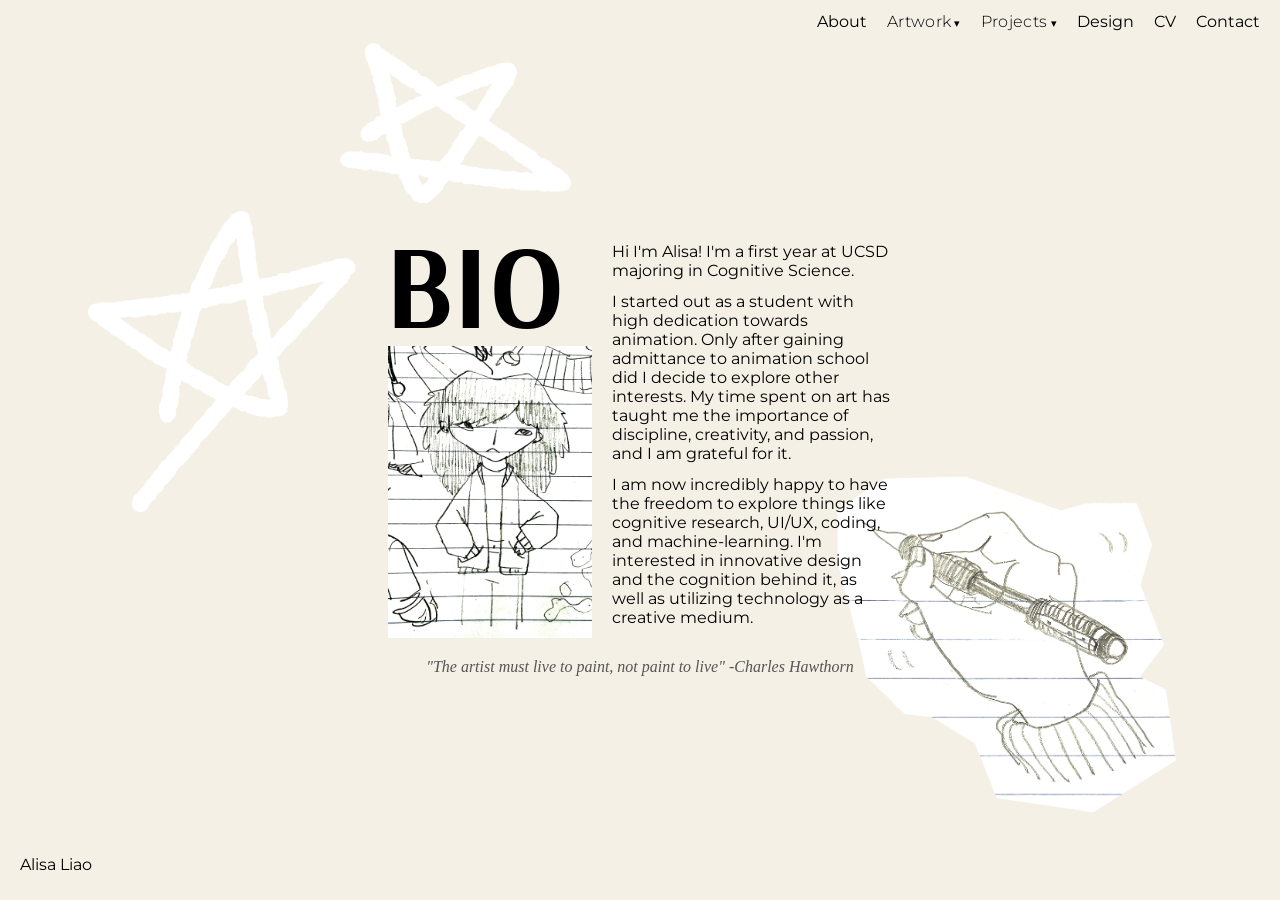
<file: index.html>
<!DOCTYPE html>
<html lang="en">
<head>
  <meta charset="UTF-8">
  <title>Alisa Liao Personal Website | About</title>
  <link rel="stylesheet" href="Personal-website-style.css">
</head>
<body id="about-body">
<nav>
  <a href="index.html">About</a>
  <div class="dropdown">
    <span class="dropdown-toggle">Artwork</span>
    <div class="dropdown-menu">
      <a href="Life-Drawing.html">Life Drawing</a>
      <a href="Misc.html">Misc</a>
    </div>
  </div>
  <div class="dropdown">
    <span class="dropdown-toggle">Projects</span>
    <div class="dropdown-menu">
      <a href="Loststop.html">The Lost Stop</a>
      <a href="Myangel.html">My Angel</a>
    </div>
  </div>
  <a href="Design.html">Design</a>
  <a href="CV.html">CV</a>
  <a href="Contact.html">Contact</a>
</nav>
<figure id="about-figure">
  <div class="main-row">
  <div class="image-heading-col">
    <h1 id="bio">BIO</h1>
    <img id="self-portrait" src="IMG_4927.jpeg" alt="self-portrait">
  </div>
  <div class="content-col">
    <p class="bio-paragraph">Hi I'm Alisa! I'm a first year at UCSD majoring in Cognitive Science.</p>
    <p class="bio-paragraph">I started out as a student with high dedication towards animation.
      Only after gaining admittance to animation school did I decide to explore other
      interests. My time spent on art has taught me the importance of discipline, creativity,
      and passion, and I am grateful for it.</p>
      <p class="bio-paragraph">I am now incredibly happy to have the freedom to explore
      things like cognitive research, UI/UX, coding, and machine-learning. I'm interested in
        innovative design and the cognition behind it, as well as utilizing technology
        as a creative medium.</p>
    </div>
  </div>
  <figcaption id="about-figcaption">"The artist must live to paint, not paint to live" -Charles Hawthorn</figcaption>
</figure>
    <img class="hand-photo-2" src="hands-2.png" alt="hands">
    <img class="stars" src="star.png" alt="stars">

</body>

<footer>
  <p>Alisa Liao</p>
</footer>

</html>
</file>
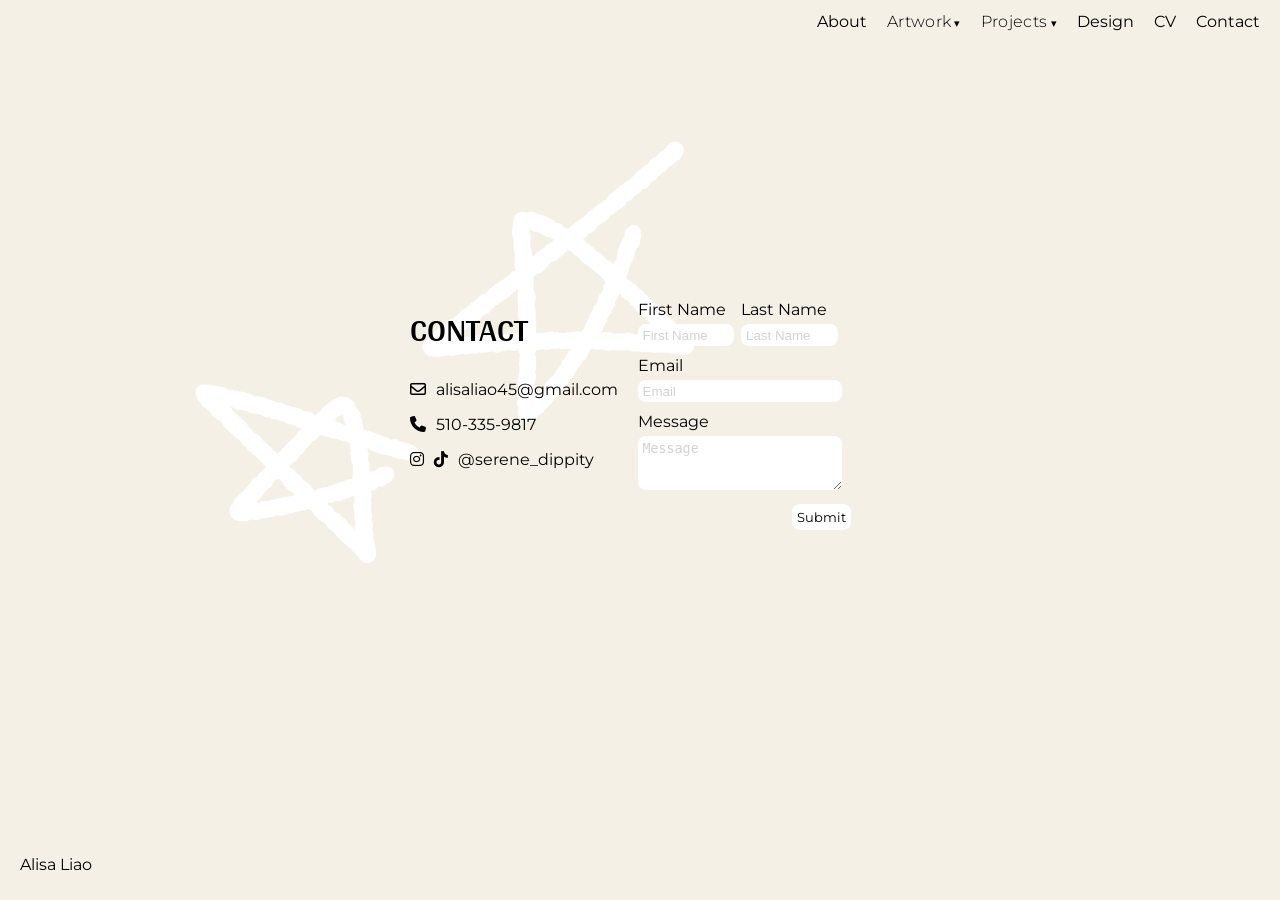
<file: Contact.html>
<!DOCTYPE html>
<html lang="en">
<head>
    <meta charset="UTF-8">
    <title>Alisa Liao Personal Website | Contact</title>
    <link rel="stylesheet" href="Personal-website-style.css">
    <link rel="stylesheet" href="https://cdnjs.cloudflare.com/ajax/libs/font-awesome/6.5.0/css/all.min.css">
</head>
<body>

<nav>
    <a href="index.html">About</a>
    <div class="dropdown">
        <span class="dropdown-toggle">Artwork</span>
        <div class="dropdown-menu">
            <a href="Life-Drawing.html">Life Drawing</a>
            <a href="Misc.html">Misc</a>
        </div>
    </div>
    <div class="dropdown">
        <span class="dropdown-toggle">Projects</span>
        <div class="dropdown-menu">
            <a href="Loststop.html">The Lost Stop</a>
            <a href="Myangel.html">My Angel</a>
        </div>
    </div>
    <a href="Design.html">Design</a>
    <a href="CV.html">CV</a>
    <a href="Contact.html">Contact</a>
</nav>
    <div class="contact-wrapper">
    <div class="contact-block">
    <div class="contact-socials">
        <h1>CONTACT</h1>
        <a id="a-email" href="mailto:alisaliao45@gmail.com"><i class="fa-regular fa-envelope"></i>alisaliao45@gmail.com</a>
        <p><i class="fa-solid fa-phone"></i>510-335-9817</p>
        <p class="insta"><i class="fa-brands fa-instagram"></i><i class="fa-brands fa-tiktok"></i>@serene_dippity</p>
    </div>
        <form class="contact-form" action="https://formspree.io/f/xaqprdrj" method="POST">
            <div class="form-name">
                <div>
                    <label>First Name</label><br>
                    <input name="first name" type="text" placeholder="First Name" class="first-name-input">
                </div>
                <div>
                    <label>Last Name</label><br>
                    <input name="last name" type="text" placeholder="Last Name" class="last-name-input">
                </div>
            </div>
            <label>Email</label>
            <br>
            <input name="email" type="email" placeholder="Email" class="email-input">
            <br>
            <label>Message</label>
            <br>
            <textarea name="message" placeholder="Message" class="message-input"></textarea>
            <br>
            <button type="submit" class="send-button">Submit</button>
        </form>
        <img class="contact-star" src="star.png" alt="star">
    </div>
    </div>

    <footer>
        <p>Alisa Liao</p>
    </footer>
</body>
</html>
</file>
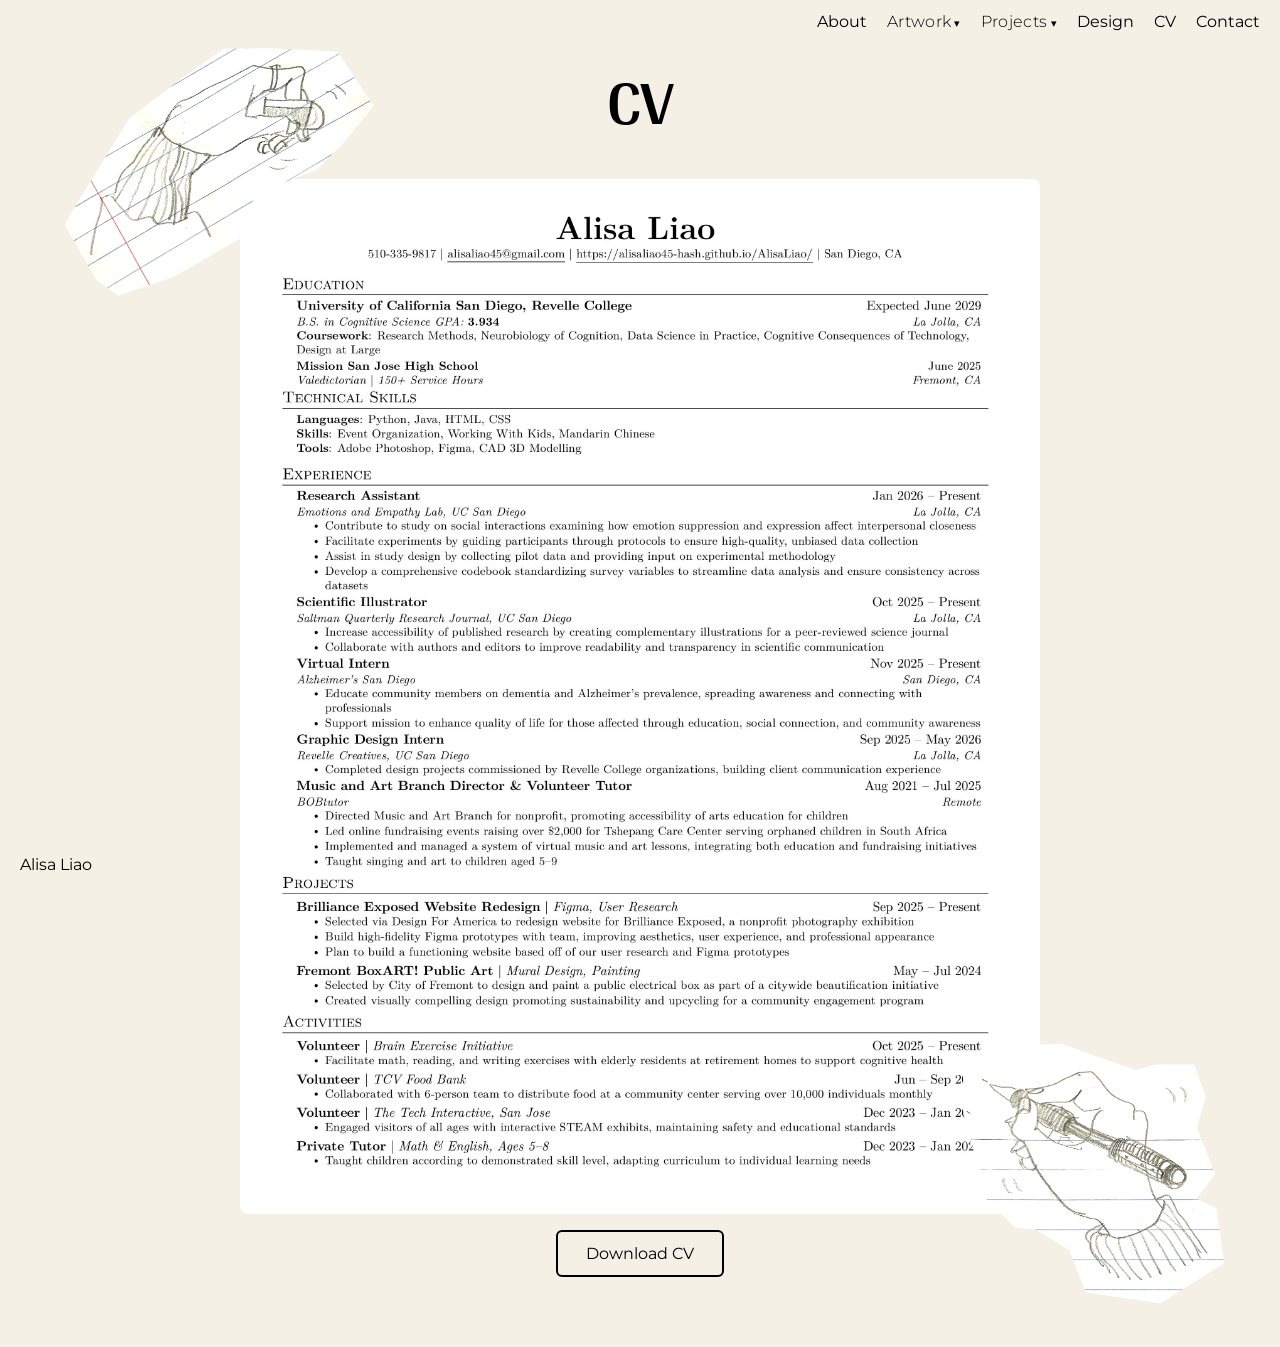
<file: CV.html>
<!DOCTYPE html>
<html lang="en">
<head>
    <meta charset="UTF-8">
    <title>CV</title>
  <link rel="stylesheet" href="Personal-website-style.css">
</head>
<body class="cv-body">
<nav>
  <a href="index.html">About</a>
  <div class="dropdown">
    <span class="dropdown-toggle">Artwork</span>
    <div class="dropdown-menu">
      <a href="Life-Drawing.html">Life Drawing</a>
      <a href="Misc.html">Misc</a>
    </div>
  </div>
  <div class="dropdown">
    <span class="dropdown-toggle">Projects</span>
    <div class="dropdown-menu">
      <a href="Loststop.html">The Lost Stop</a>
      <a href="Myangel.html">My Angel</a>
    </div>
  </div>
  <a href="Design.html">Design</a>
  <a href="CV.html">CV</a>
  <a href="Contact.html">Contact</a>
</nav>
  <img class="cv-hand1" src="hands-1.png" alt="hands">
  <h1 class="cv-h">CV</h1>
  <div class="cv-block">
  <div class="cv-img-block">
    <img class="cv-img" src="Alisa_Liao_Resume__Copy_.jpg" alt="cv">
  </div>
    <a href="Alisa_Liao_Resume__Copy_.pdf" download class="cv-button">
      Download CV
    </a>
  </div>
  <img class="cv-hand2" src="hands-2.png" alt="hands">
  <footer>
    <p>Alisa Liao</p>
  </footer>
</body>
</html>
</file>
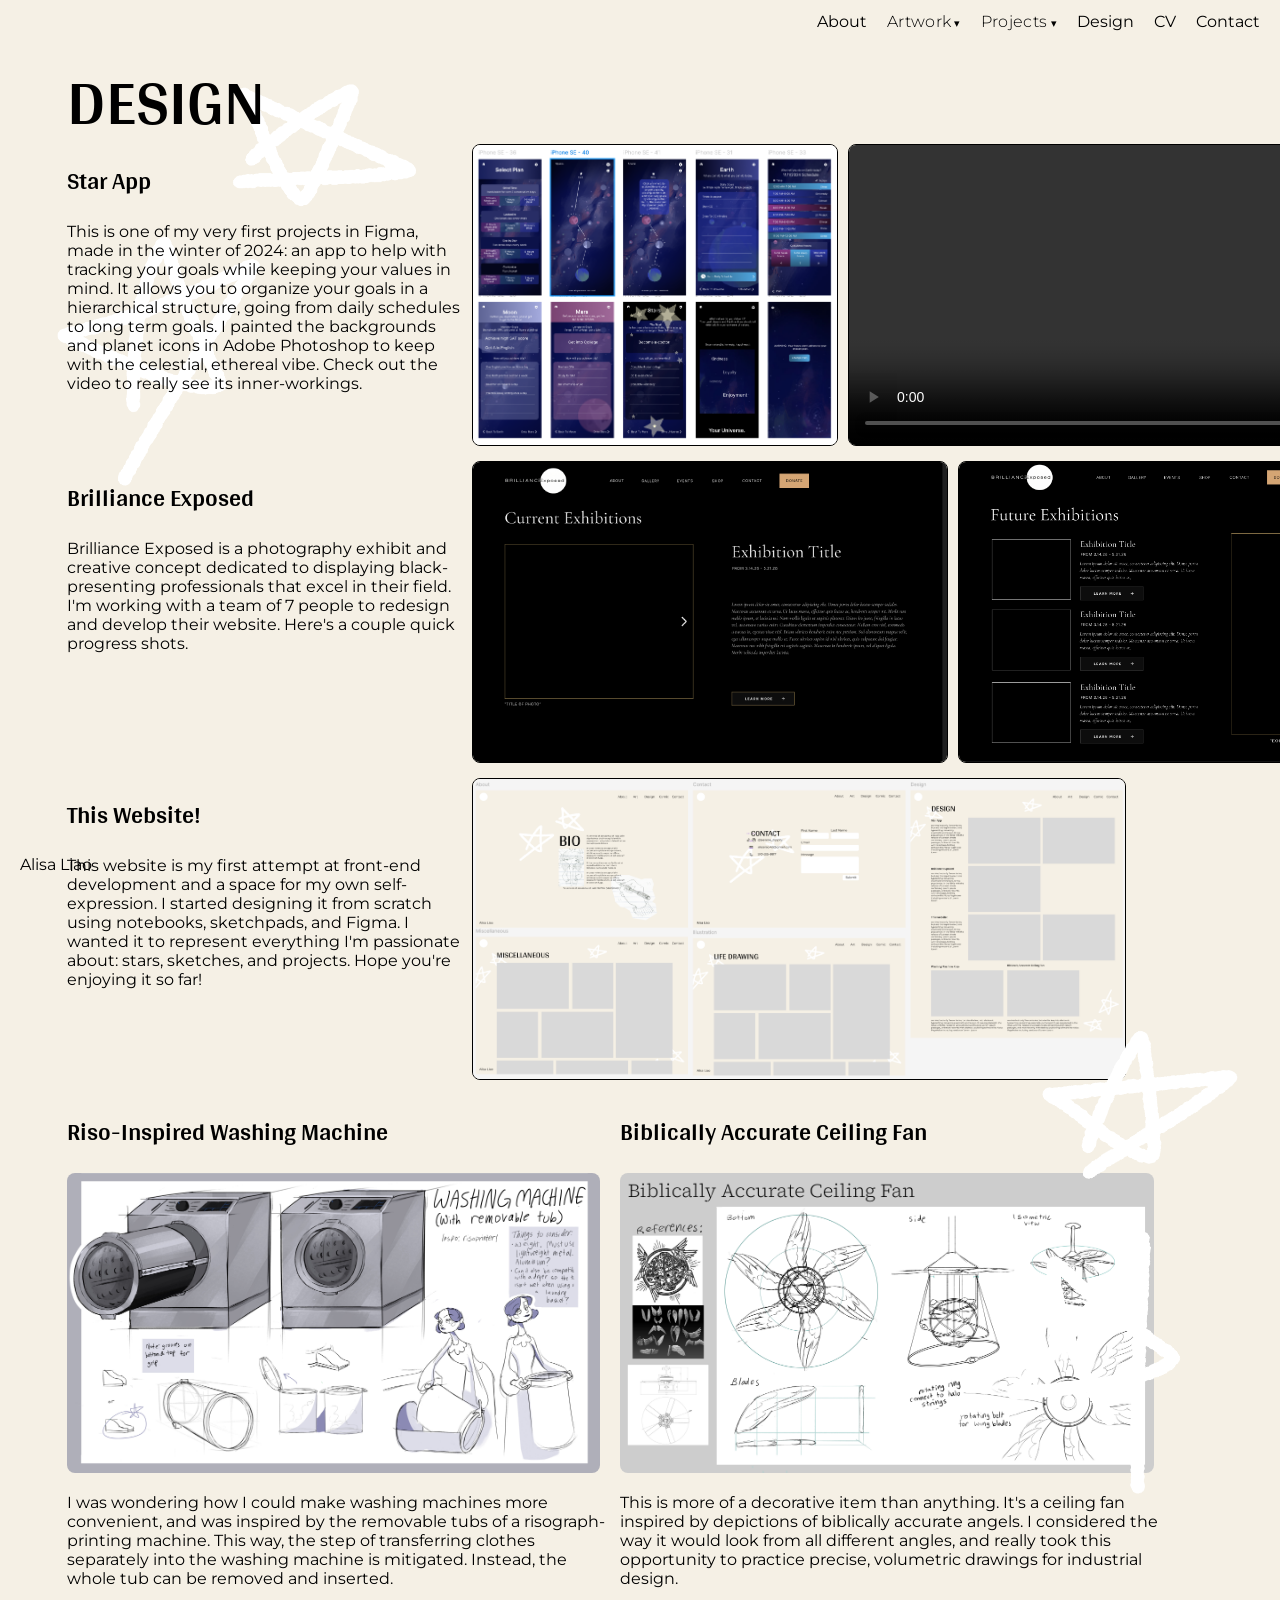
<file: Design.html>
<!DOCTYPE html>
<html lang="en">
<head>
    <meta charset="UTF-8">
    <title>Design</title>
    <link rel="stylesheet" href="Personal-website-style.css">
</head>
<body class="design-body">
<img class="design-star0" src="star.png" alt="star">

<nav>
  <a href="index.html">About</a>
  <div class="dropdown">
    <span class="dropdown-toggle">Artwork</span>
    <div class="dropdown-menu">
      <a href="Life-Drawing.html">Life Drawing</a>
      <a href="Misc.html">Misc</a>
    </div>
  </div>
  <div class="dropdown">
    <span class="dropdown-toggle">Projects</span>
    <div class="dropdown-menu">
      <a href="Loststop.html">The Lost Stop</a>
      <a href="Myangel.html">My Angel</a>
    </div>
  </div>
  <a href="Design.html">Design</a>
  <a href="CV.html">CV</a>
  <a href="Contact.html">Contact</a>
</nav>
  <h1 class="design-h">DESIGN</h1>
  <div class="star-app-div">
    <div>
    <h2>Star App</h2>
    <p class="design-p">This is one of my very first projects in Figma, made in the winter of
      2024: an app to help with tracking your goals while keeping your
      values in mind. It allows you to organize your goals in a hierarchical structure,
      going from daily schedules to long term goals. I painted the backgrounds and planet icons in
      Adobe Photoshop to keep with the celestial, ethereal vibe. Check out the video to really see its
      inner-workings.
    </p>
    </div>
    <img src="star-app.png" alt="star-app" class="star-app-img">
    <video controls class="star-app-video"><source src="star%20app%202.mp4" type="video/mp4"></video>
  </div>

  <div class="be-div">
    <div>
      <h2>Brilliance Exposed</h2>
      <p class="design-p">Brilliance Exposed is a photography exhibit
        and creative concept dedicated to displaying black-presenting professionals
        that excel in their field. I'm working with a team of 7 people
        to redesign and develop their website. Here's a couple quick progress shots.
      </p>
    </div>
    <img src="brilliance-exposed-progress.png" alt="brilliance-exposed" class="be-img">
    <img src="brilliance-exposed-progress2.png" alt="brilliance-exposed" class="be-img2">
  </div>

  <div class="tw-div">
    <div>
      <h2>This Website!</h2>
      <p class="design-p">This website is my first attempt at front-end development and a space for
        my own self-expression. I started designing it from scratch using notebooks,
        sketchpads, and Figma. I wanted it to represent everything I'm passionate about:
        stars, sketches, and projects. Hope you're enjoying it so far!
      </p>
    </div>
    <img src="personal-website.png" alt="personal-website" class="tw-img">
  </div>

  <div class="industrial-design">
  <div class="wm-div">
      <h2>Riso-Inspired Washing Machine</h2>
      <img src="washingmachine2.jpg" alt="washing-machine" class="wm-img">
      <p class="industrial-p">I was wondering how I could make washing machines more
        convenient, and was inspired by the removable tubs of a risograph-printing
        machine. This way, the step of transferring clothes separately into the washing
        machine is mitigated. Instead, the whole tub can be removed and inserted.
      </p>
  </div>
  <div class="ba-div">
    <h2>Biblically Accurate Ceiling Fan</h2>
    <img src="bibliclyaccuratefan1.jpg" alt="biblically-accurate-angel-fan" class="ba-img">
    <p class="industrial-p">This is more of a decorative item than anything.
      It's a ceiling fan inspired by depictions of biblically accurate angels.
      I considered the way it would look from all different angles, and really
      took this opportunity to practice precise, volumetric drawings for industrial
      design.
    </p>
  </div>
  </div>
  <img class="design-star" src="star.png" alt="star">
  <footer>
    <p>Alisa Liao</p>
  </footer>
</body>
</html>
</file>
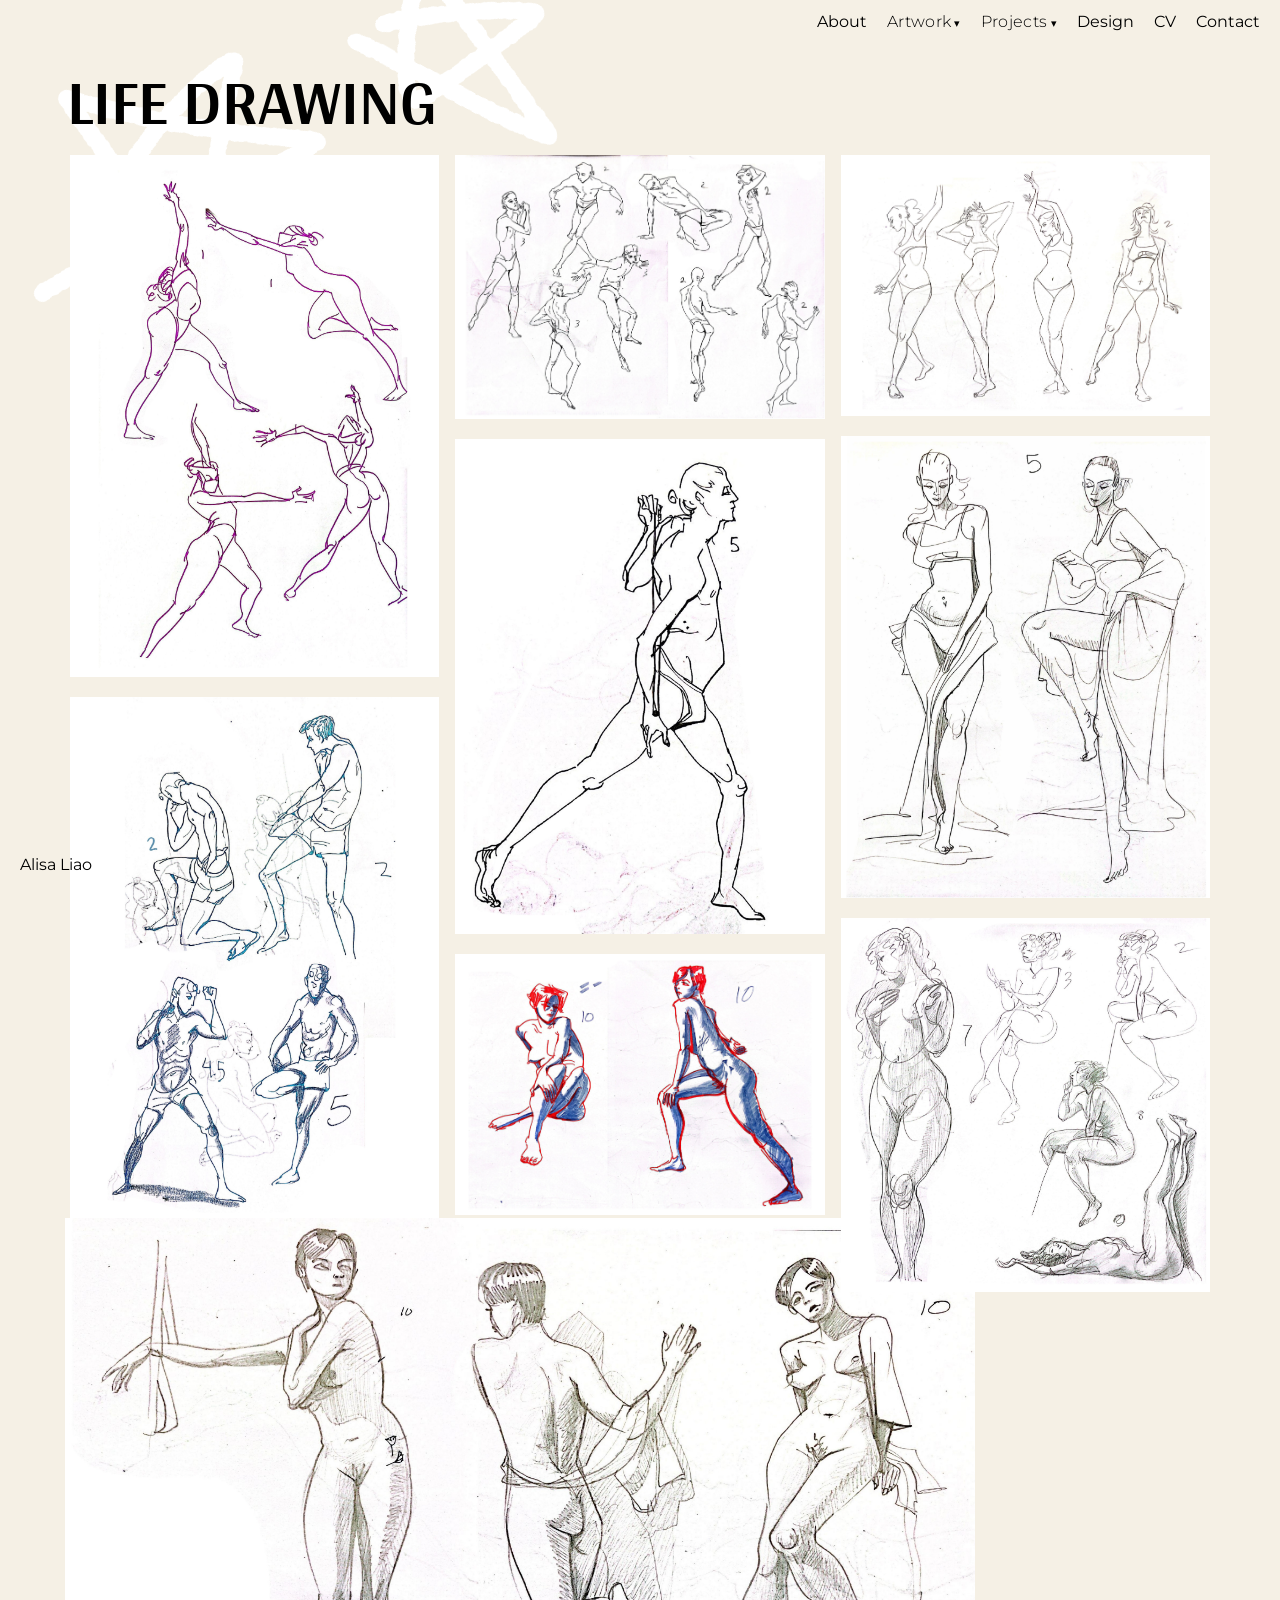
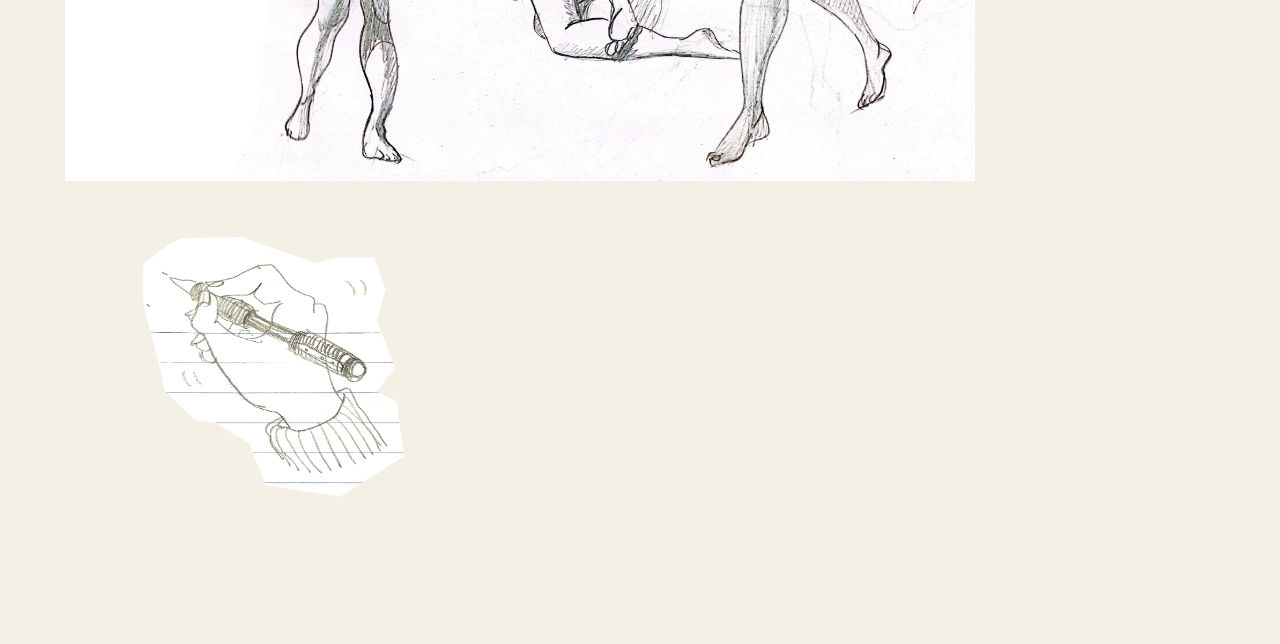
<file: Life-Drawing.html>
<!DOCTYPE html>
<html lang="en">
<head>
    <meta charset="UTF-8">
    <title>Life-Drawing</title>
  <link rel="stylesheet" href="Personal-website-style.css">
</head>
<body>
<img class="life-drawing-star" src="star.png" alt="stars">

<nav>
    <a href="index.html">About</a>
    <div class="dropdown">
        <span class="dropdown-toggle">Artwork</span>
        <div class="dropdown-menu">
            <a href="Life-Drawing.html">Life Drawing</a>
            <a href="Misc.html">Misc</a>
        </div>
    </div>
    <div class="dropdown">
        <span class="dropdown-toggle">Projects</span>
        <div class="dropdown-menu">
            <a href="Loststop.html">The Lost Stop</a>
            <a href="Myangel.html">My Angel</a>
        </div>
    </div>
    <a href="Design.html">Design</a>
    <a href="CV.html">CV</a>
    <a href="Contact.html">Contact</a>
</nav>
  <h1 class="life-drawing-h">LIFE DRAWING</h1>

  <figure class="gallery">
  <img class="figure-1" src="more-figures-pages-images-0.jpg" alt="figure">
  <img class="figure-2" src="more-figures-pages-images-1.jpg" alt="figure">
  <img class="figure-3" src="more-figures-pages-images-2.jpg" alt="figure">
  <img class="figure-4" src="more-figures-pages-images-3.jpg" alt="figure">
  <img class="figure-5" src="more-figures-pages-images-4.jpg" alt="figure">
  <img class="figure-7" src="more-figures-pages-images-6.jpg" alt="figure">
  <img class="figure-8" src="more-figures-pages-images-7.jpg" alt="figure">
  <img class="figure-9" src="more-figures-pages-images-8.jpg" alt="figure">

  </figure>
  <img class="figure-6" src="more-figures-pages-images-5.jpg" alt="figure">
  <img class="life-drawing-hand" src="hands-2.png" alt="hand">
  <footer>
    <p>Alisa Liao</p>

  </footer>
</body>
</html>
</file>
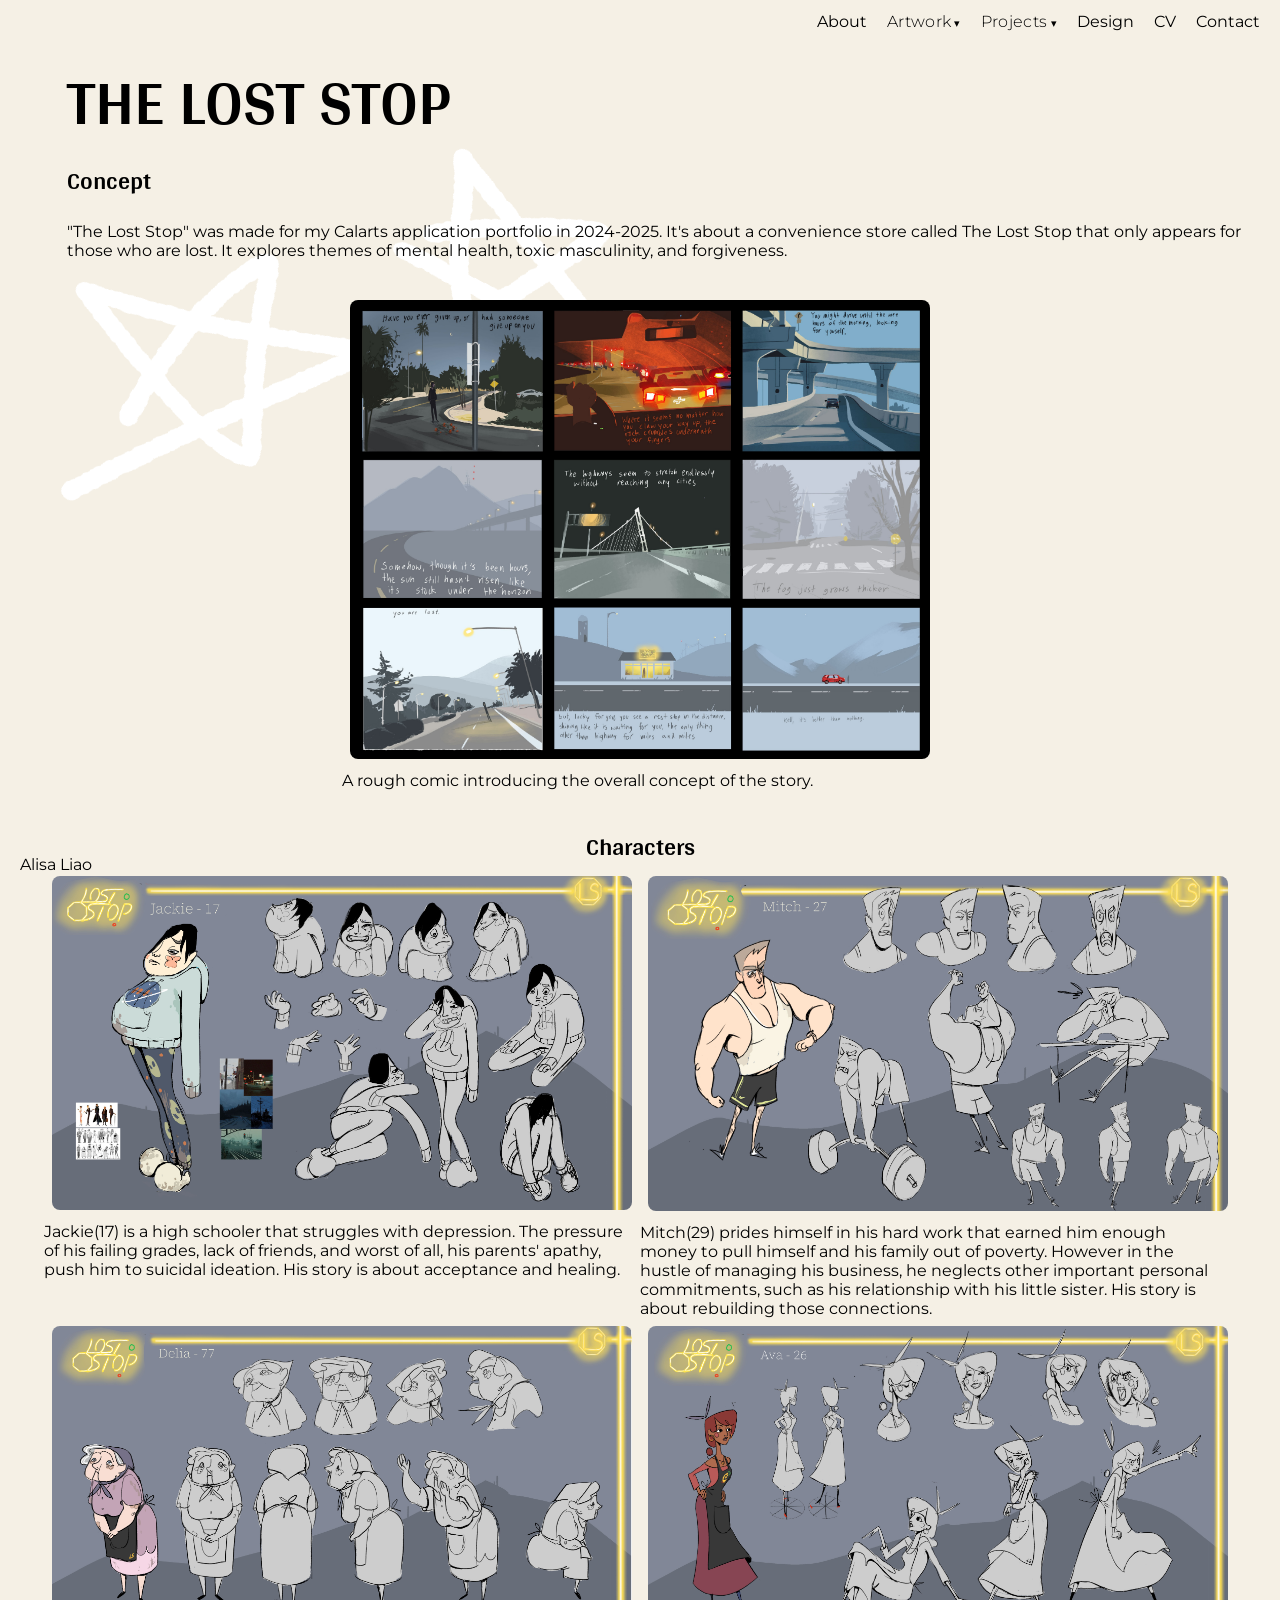
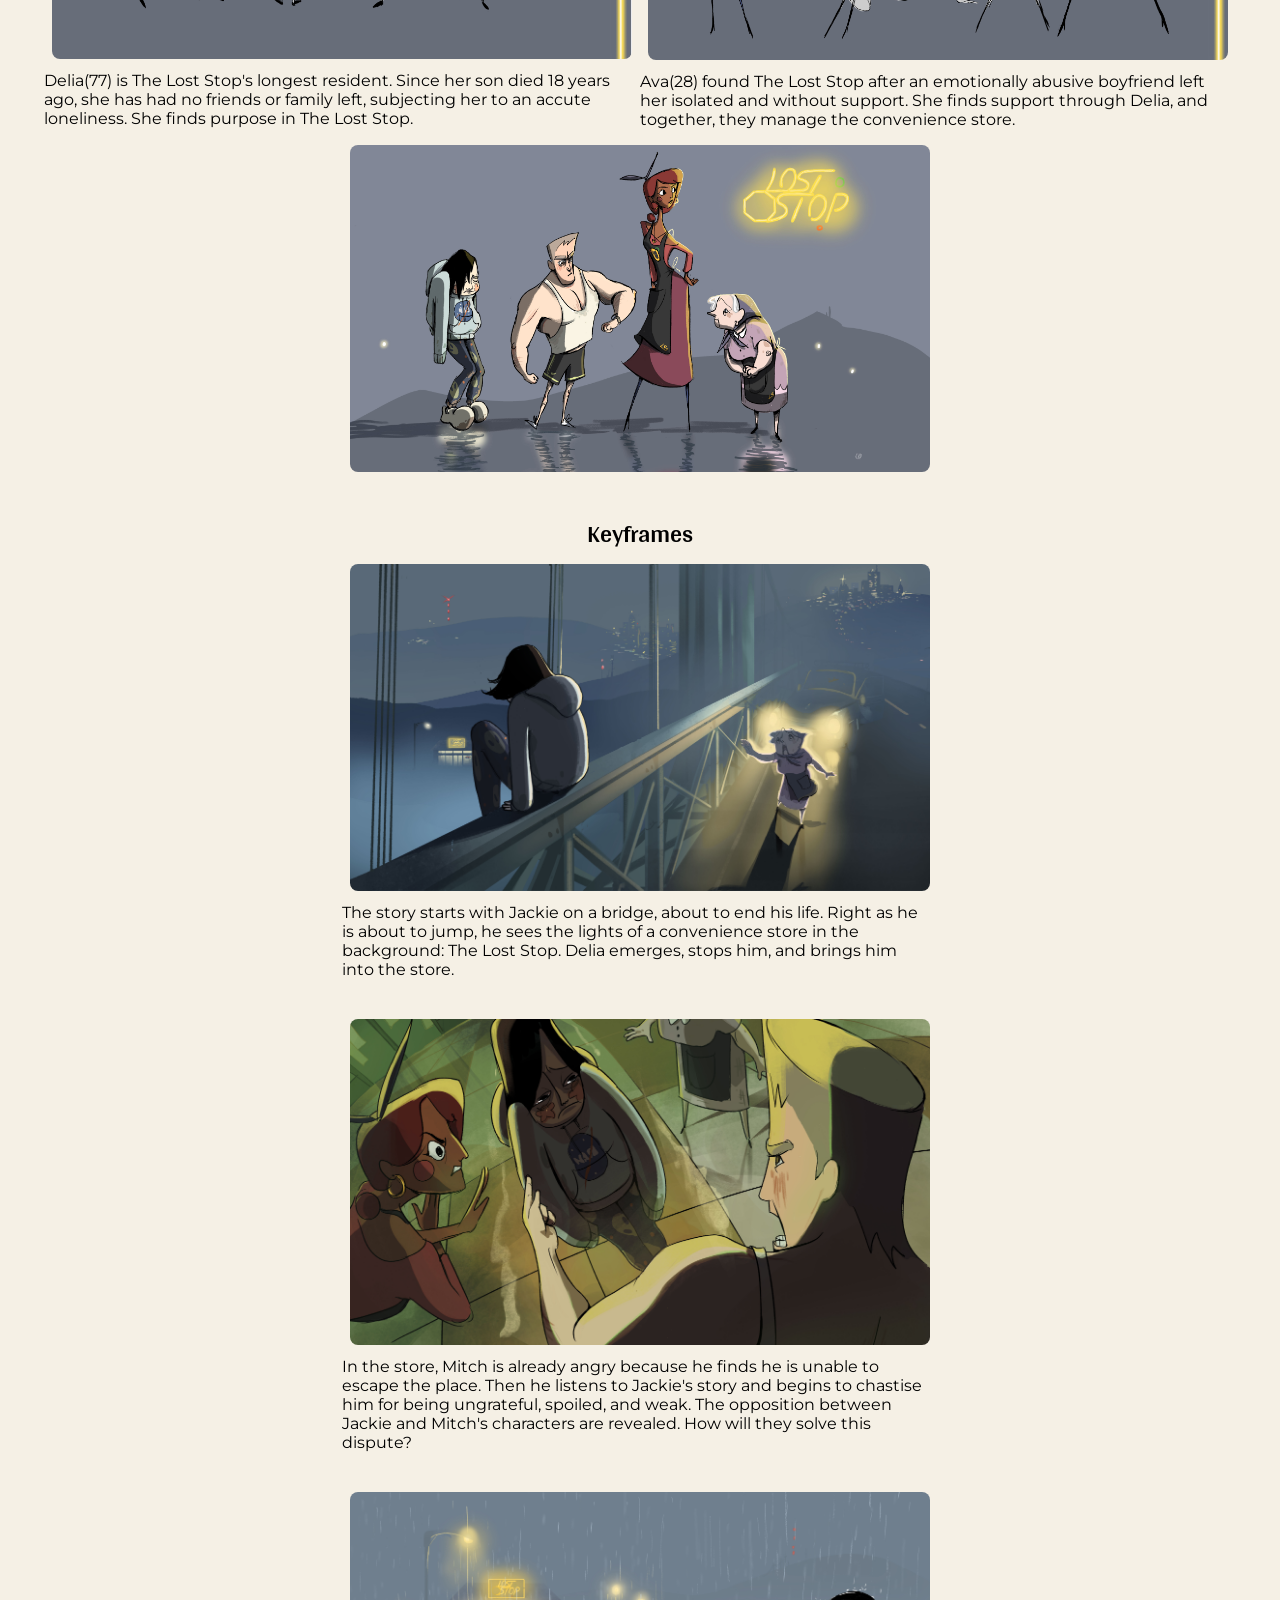
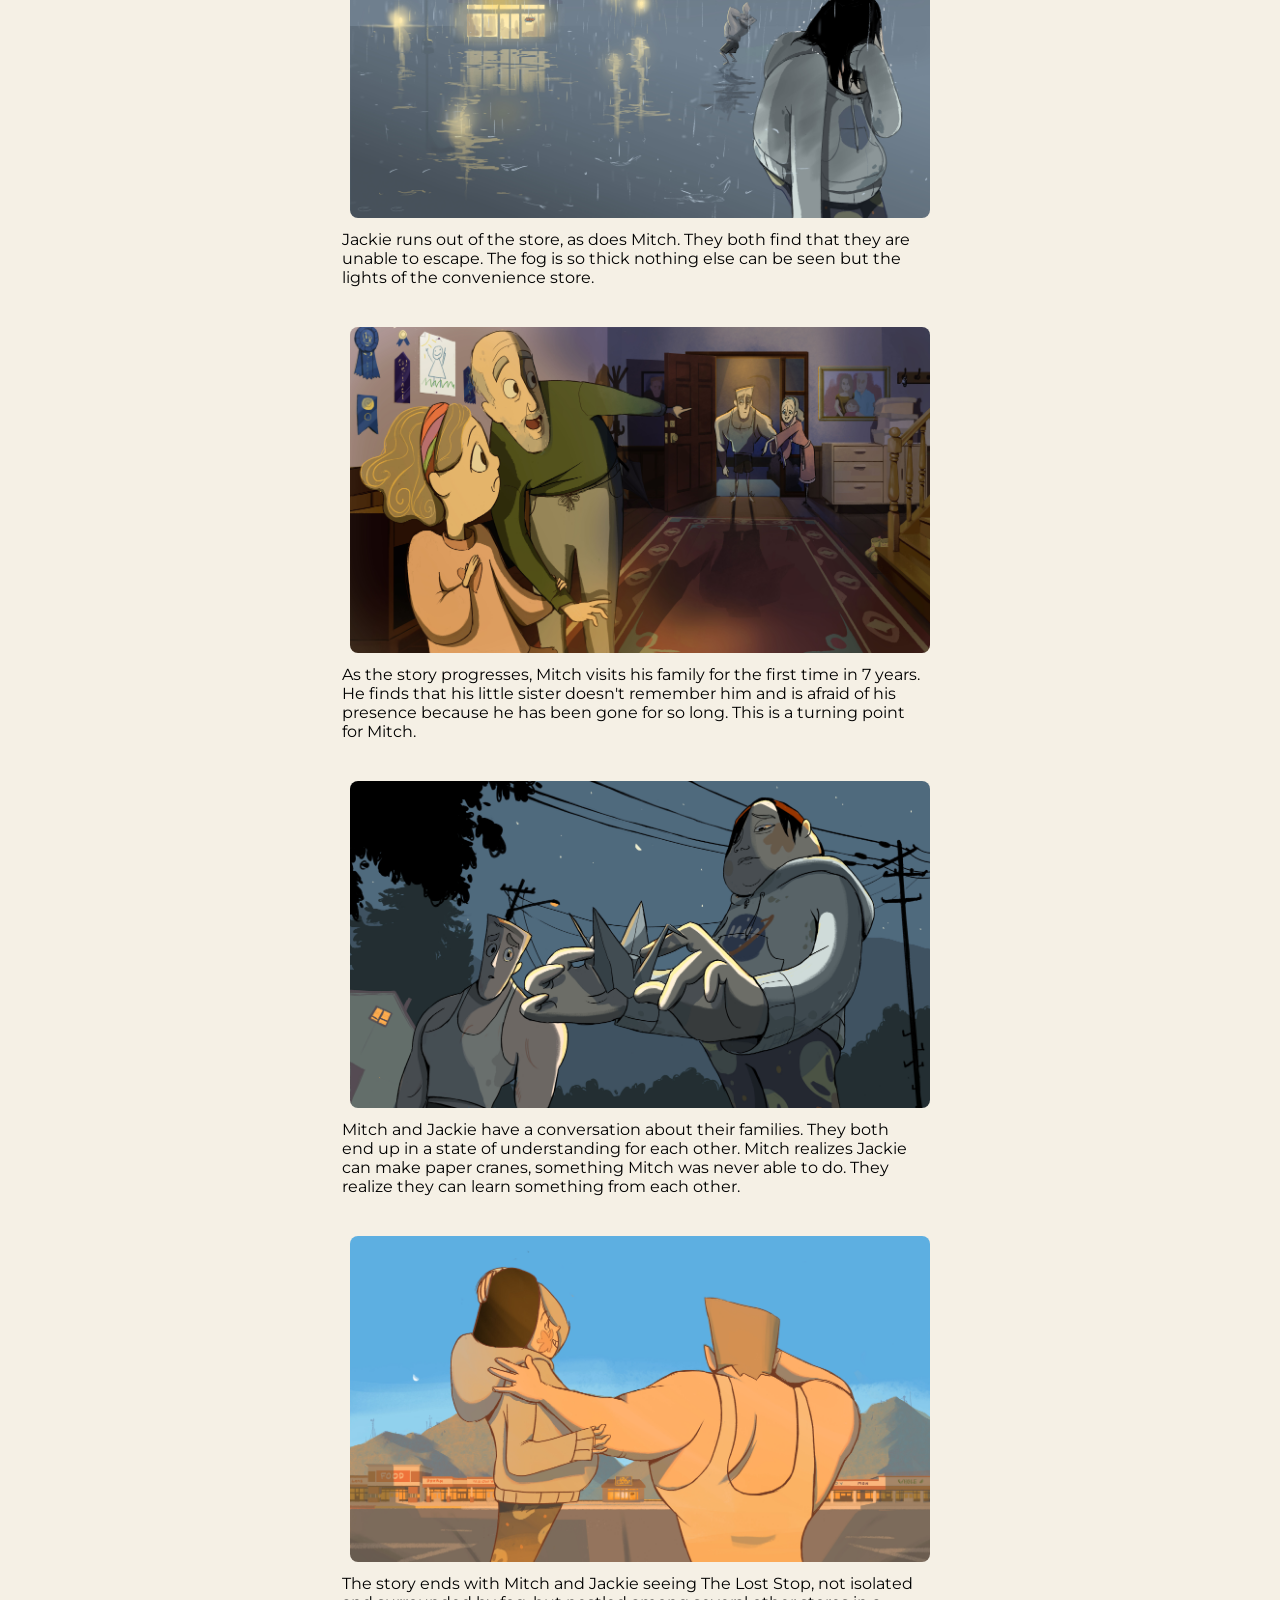
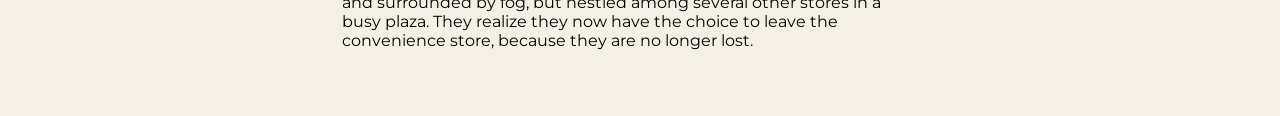
<file: Loststop.html>
<!DOCTYPE html>
<html lang="en">
<head>
    <meta charset="UTF-8">
    <title>Loststop</title>
  <link rel="stylesheet" href="Personal-website-style.css">
</head>
<body class="loststop">
<img class="loststop-star" src="star.png" alt="stars">
<div class="lost">
<nav>
  <a href="index.html">About</a>
  <div class="dropdown">
    <span class="dropdown-toggle">Artwork</span>
    <div class="dropdown-menu">
      <a href="Life-Drawing.html">Life Drawing</a>
      <a href="Misc.html">Misc</a>
    </div>
  </div>
  <div class="dropdown">
    <span class="dropdown-toggle">Projects</span>
    <div class="dropdown-menu">
      <a href="Loststop.html">The Lost Stop</a>
      <a href="Myangel.html">My Angel</a>
    </div>
  </div>
  <a href="Design.html">Design</a>
  <a href="CV.html">CV</a>
  <a href="Contact.html">Contact</a>
</nav>

  <h1 class="loststop-h">THE LOST STOP</h1>
  <h2 class="loststop-h2">Concept</h2>
  <p class="loststop-p">"The Lost Stop" was made for my Calarts application portfolio in 2024-2025. It's about
  a convenience store called The Lost Stop that only appears for those who are lost. It explores themes of
  mental health, toxic masculinity, and forgiveness. </p>
  <div class="loststopcomic">
  <figure>
      <img src="loststopcomicmerged.jpg" alt="comic">
  <figcaption>A rough comic introducing the overall concept of the story.</figcaption>
  </figure>
  </div>

<h2 class="char-h">Characters</h2>
<div class="char-1">
  <figure class="fig-char">
    <img src="Jackie.jpg" alt="Jackie">
    <figcaption>Jackie(17) is a high schooler that struggles with depression. The pressure of his
    failing grades, lack of friends, and worst of all, his parents' apathy, push him
  to suicidal ideation. His story is about acceptance and healing. </figcaption>
  </figure>
  <figure class="fig-char-2">
  <img src="Mitch.jpg" alt="Mitch">
  <figcaption>Mitch(29) prides himself in his hard work that earned him enough money to pull
    himself and his family out of poverty. However in the hustle of managing his business,
    he neglects other important personal commitments, such as his relationship with his
    little sister. His story is about rebuilding those connections.
  </figcaption>
  </figure>
</div>
<div class="char-2">
  <figure class="fig-char-3">
  <img src="delia.jpg" alt="Delia">
  <figcaption>Delia(77) is The Lost Stop's longest resident. Since her son died 18 years ago,
  she has had no friends or family left, subjecting her to an accute loneliness.
  She finds purpose in The Lost Stop. </figcaption>
  </figure>
  <figure class="fig-char-4">
  <img src="ava.jpg" alt="Ava">
  <figcaption>Ava(28) found The Lost Stop after an emotionally abusive boyfriend left her
  isolated and without support. She finds support through Delia, and together, they
  manage the convenience store.</figcaption>
  </figure>
</div>
<div class="char-4">
  <img src="Jackie-mitch-ava.jpg" alt="all-four">
</div>

  <h2 class="key-h">Keyframes</h2>
<div class="keyframes">
  <figure>
  <img src="keyframe1-16-9.jpg" alt="keyframe1">
  <figcaption>The story starts with Jackie on a bridge, about to end his life.
    Right as he is about to jump, he sees the lights of a convenience store
    in the background: The Lost Stop. Delia emerges, stops him, and brings him
  into the store.</figcaption>
  </figure>
  <figure>
  <img src="keyframe2.jpg" alt="keyframe2">
  <figcaption>In the store, Mitch is already angry because he finds he is unable to escape
  the place. Then he listens to Jackie's story and begins to chastise him for being
  ungrateful, spoiled, and weak. The opposition between Jackie and Mitch's characters
  are revealed. How will they solve this dispute?</figcaption>
  </figure>
  <figure>
  <img src="keyframe3.jpg" alt="keyframe3">
  <figcaption>Jackie runs out of the store, as does Mitch. They both find that they are
  unable to escape. The fog is so thick nothing else can be seen but the lights
  of the convenience store.</figcaption>
  </figure>
  <figure>
  <img src="keyframe4.jpg" alt="keyframe4">
  <figcaption>As the story progresses, Mitch visits his family for the first time
  in 7 years. He finds that his little sister doesn't remember him and is afraid
  of his presence because he has been gone for so long. This is a turning point for Mitch.</figcaption>
  </figure>
  <figure>
  <img src="keyframe5.jpg" alt="keyframe5">
  <figcaption>Mitch and Jackie have a conversation about their families.
    They both end up in a state of understanding for each other.
    Mitch realizes Jackie can make paper cranes, something
    Mitch was never able to do. They realize they can learn something from each other.</figcaption>
  </figure>
  <figure>
  <img src="keyframe6.jpg" alt="keyframe6">
  <figcaption>The story ends with Mitch and Jackie seeing The Lost Stop, not isolated
  and surrounded by fog, but nestled among several other stores in a busy
  plaza. They realize they now have the choice to leave the convenience store,
   because they are no longer lost.</figcaption>
  </figure>
</div>
  <footer>
    <p>Alisa Liao</p>
  </footer>
</div>
</body>
</html>
</file>
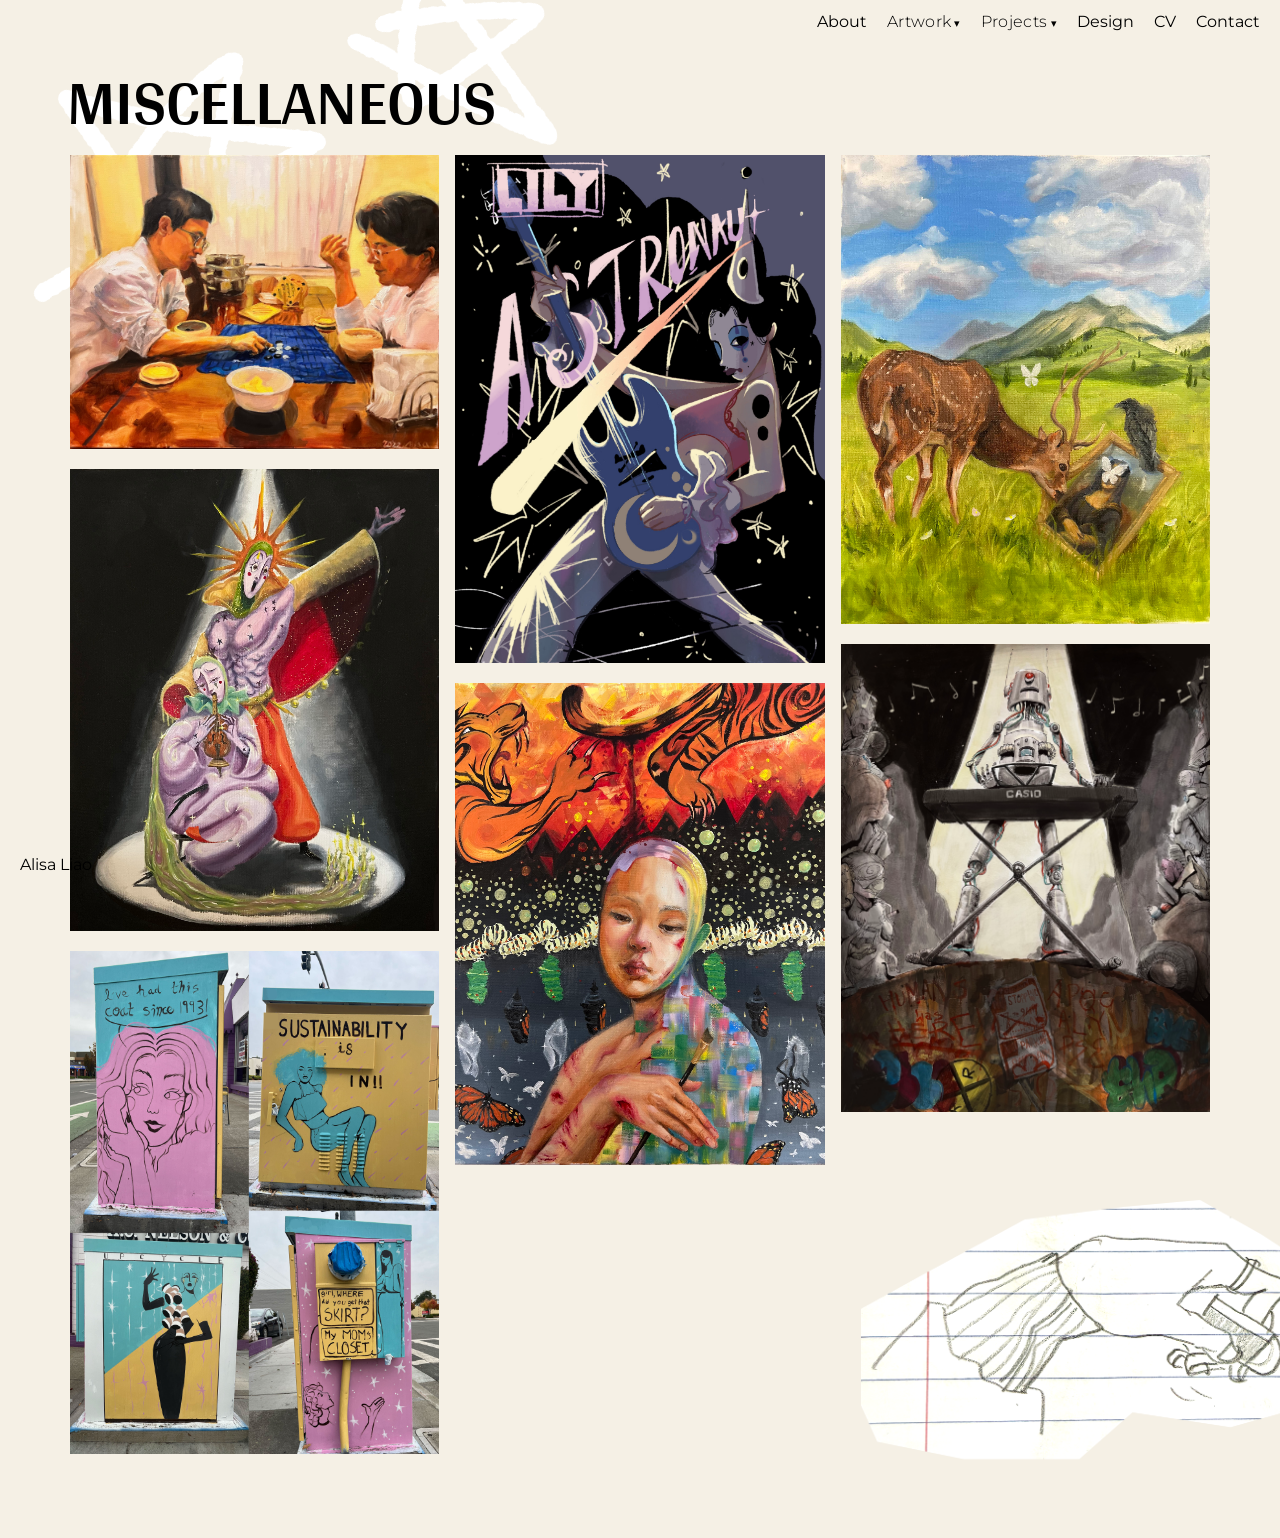
<file: Misc.html>
<!DOCTYPE html>
<html lang="en">
<head>
    <meta charset="UTF-8">
    <title>Misc</title>
  <link rel="stylesheet" href="Personal-website-style.css">
</head>
<body>
<img class="life-drawing-star" src="star.png" alt="stars">

<nav>
  <a href="index.html">About</a>
  <div class="dropdown">
    <span class="dropdown-toggle">Artwork</span>
    <div class="dropdown-menu">
      <a href="Life-Drawing.html">Life Drawing</a>
      <a href="Misc.html">Misc</a>
    </div>
  </div>
  <div class="dropdown">
    <span class="dropdown-toggle">Projects</span>
    <div class="dropdown-menu">
      <a href="Loststop.html">The Lost Stop</a>
      <a href="Myangel.html">My Angel</a>
    </div>
  </div>
  <a href="Design.html">Design</a>
  <a href="CV.html">CV</a>
  <a href="Contact.html">Contact</a>
</nav>
<h1 class="life-drawing-h">MISCELLANEOUS</h1>

<figure class="gallery">
  <img class="figure-1" src="1_AlisaLiao.jpg" alt="figure">
  <img class="figure-2" src="2_AlisaLiao.jpg" alt="figure">
  <img class="figure-4" src="box.jpg" alt="figure">
  <img class="figure-5" src="lilyastronaut.jpg" alt="figure">
  <img class="figure-7" src="3_AlisaLiao.jpg" alt="figure">
  <img class="figure-8" src="4_AlisaLiao.jpg" alt="figure">
  <img class="figure-9" src="aliao_B.jpg" alt="figure">

</figure>
<img class="misc-hand" src="hands-1.png" alt="hand">
<footer>
  <p>Alisa Liao</p>

</footer>
</body>
</html>
</file>
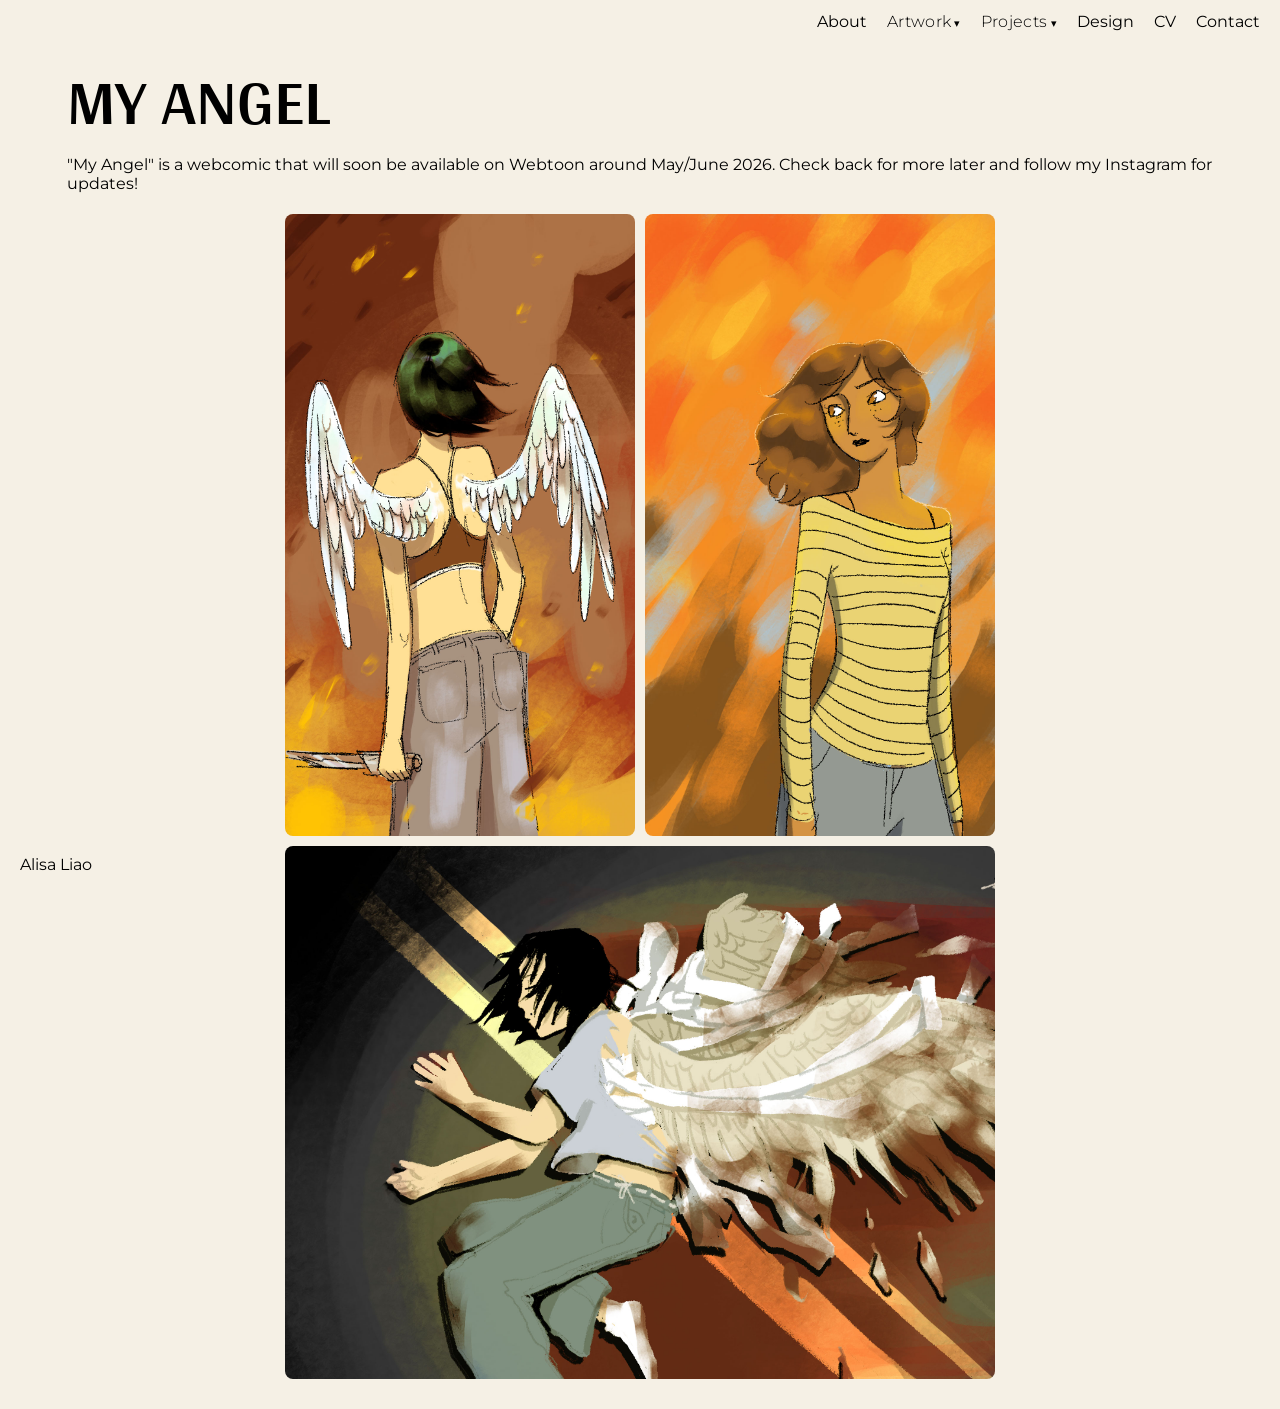
<file: Myangel.html>
<!DOCTYPE html>
<html lang="en">
<head>
    <meta charset="UTF-8">
    <title>Myangel</title>
  <link rel="stylesheet" href="Personal-website-style.css">

</head>
<body>
<nav>
    <a href="index.html">About</a>
    <div class="dropdown">
        <span class="dropdown-toggle">Artwork</span>
        <div class="dropdown-menu">
            <a href="Life-Drawing.html">Life Drawing</a>
            <a href="Misc.html">Misc</a>
        </div>
    </div>
    <div class="dropdown">
        <span class="dropdown-toggle">Projects</span>
        <div class="dropdown-menu">
            <a href="Loststop.html">The Lost Stop</a>
            <a href="Myangel.html">My Angel</a>
        </div>
    </div>
    <a href="Design.html">Design</a>
    <a href="CV.html">CV</a>
    <a href="Contact.html">Contact</a>
</nav>
<div class="angel">
  <h1 class="angel-h">MY ANGEL</h1>
  <p class="angel-p">"My Angel" is a webcomic that will soon be available on Webtoon around May/June 2026.
  Check back for more later and follow my Instagram for updates!</p>
<div class="char-angel">
<img class="angel-img-1" src="cover-carrie.jpg" alt="Myangel">
<img class="angel-img-2" src="cover-maya.jpg" alt="Myangel">
</div>
<img class="angel-img" src="myangelcover.jpg" alt="Myangel">
</div>


    <footer>
        <p>Alisa Liao</p>
    </footer>
</body>
</html>
</file>
<file: Personal-website-style.css>
@import url('https://fonts.googleapis.com/css2?family=Montserrat:wght@400;700&display=swap');
@import url('https://fonts.googleapis.com/css2?family=Arya:wght@400;700&display=swap');

p {
    font-family: 'Montserrat', sans-serif;
}

a {
font-family: 'Montserrat', sans-serif;
}

label, button {
    font-family: 'Montserrat', sans-serif;
}

body {
margin: 30px;
}

footer {
    position: fixed;
    bottom: 0;
    left: 0;
    width: 100%;
    color: black;
    text-align: left;
    padding: 20px;
    padding-bottom: 10px;
    z-index: 500;
}

h1 {
    font-family: 'Arya';
}

h2 {
    font-family: 'Arya';
}

body {
    background-color: #F5F0E5;
}

input, textarea {
  border: none;
  border-radius: 8px;
}

input::placeholder, textarea::placeholder {
    color: #D3D3D3;
    padding: 3px;
}

input:focus, textarea:focus {
    outline:none;
}

/*NAV*/
nav {
      position: fixed;
      top: 0;
      right: 0;
      width: 100%;
      display: flex;
      gap: 20px;
      padding: 12px 20px;
      box-sizing: border-box;
      z-index: 1000;
      display: flex;
      justify-content: flex-end;

}

a:link {
    color: black;
    text-decoration: none;
}
a:visited {
    color: black;
}
a:hover {
    color: grey;
}

.dropdown {
  position: relative;
  padding-bottom: 12px; /* creates an invisible hover bridge */
}

/* DROPDOWN MENU — hidden by default */
.dropdown-menu {
  display: none;
  position: absolute;
  top: 100%;
  left: 50%;
  transform: translateX(-50%);
  background: #f0ede0;
  border: 1px solid black;
  border-radius: 4px;
  padding: 8px 0;
  min-width: 80px;
  z-index: 100;
  flex-direction: column;
}

.dropdown-menu a {
  display: block;
  padding: 8px 18px;
  font-size: 16px;
  white-space: nowrap;
}

.dropdown-menu a:hover {
  opacity: 0.5;
}

/* SHOW on hover */
.dropdown:hover .dropdown-menu {
  display: flex;
}

.dropdown-toggle {
  font-family: 'Montserrat', sans-serif;
  font-size: 16px;
  font-weight: 300;
  color: black;
  letter-spacing: 0.02em;
  cursor: pointer;
}

.dropdown-toggle::after {
  content: ' ▾';
  font-size: 11px;
  vertical-align: middle;
}

.dropdown-toggle:hover {
  color: grey;
}

/*ABOUT*/
.image-heading-col {
  display: flex;
  flex-direction: column;
  align-items: center;
  flex-shrink: 0;
}

.main-row {
  display: flex;
  flex-direction: row;
  gap: 20px;
  align-items: flex-start;
}

#about-figure {
  display: flex;
  flex-direction: column;
  gap: 12px;
  padding: 12px;
  margin-top:50px;
  z-index: 2;
}

#about-body {
  display: flex;
  justify-content: center;
  align-items: center;
  min-height: 80vh;
  margin: 0;
  padding-top: 70px;
  item-height: 90px;
}

#bio {
  font-size: 128px;
  margin: 0;
  margin-left: -30px;
  padding: 0;
  line-height: 1
}

#self-portrait {
  width: 204px;
  object-fit: cover;

}

.content-col {
  display: flex;
  flex-direction: column;
  justify-content: center;
  margin-top: 12px;
}

.bio-paragraph {
  margin: 12px 0 0 0;
  font-size: 16px;
  width: 280px;
  position: relative;
}

#about-figcaption {
    text-align: center;
    font-style: italic;
    color: #555;
    padding-top: 8px;
}

.hand-photo-2 {
    height: 400px;
    width: auto;
    position: absolute;
    z-index: 1;
    margin-left: 750px;
    margin-top: 400px;
}
.stars {
    height: 600px;
    width: auto;
    position: absolute;
    z-index: 1;
    margin-right: 650px;
    margin-bottom:300px;
    transform: rotate(10deg);
}

/*CONTACT*/

#a-email:link {
    color:black;
}

.contact-wrapper {
    position: relative;
}

.contact-block {
    position: relative;
    display: flex;
    justify-content: center;
    padding-top: 250px;
    width: 100%;
}

.contact-star {
    position: absolute;
     height: 600px;
     width: auto;
     z-index: 0;
     transform: rotate(200deg);
     margin-right: 350px;
     margin-top: -240px;

 }

.contact-socials {
    display: flex;
    flex-direction: column;
    align-items: flex-start;
    z-index: 1;

}

.contact-form {
    margin: 20px;
    z-index: 1;

}

.form-name {
    display: flex;
    z-index: 1;

}

.fa-brands, .fa-solid, .fa-regular{
    margin-right:10px;
    z-index: 1;

}

.insta {
    margin-top: 0;
    z-index: 1;

}

.first-name-input, .last-name-input {
    margin-right: 7px;
    width: 92.5px;
    margin-bottom: 10px;
    margin-top: 5px;
    height: 20px;
    z-index: 1;

}

.message-input, .email-input {
    width: 200px;
    margin-bottom: 10px;
    margin-top: 5px;
    height: 20px;
    z-index: 1;
}

.message-input {
    height: 50px;
    z-index: 1;
}

.send-button {
    border: none;
    background-color: white;
    padding: 5px;
    border-radius: 8px;
    display: flex;
    margin-left: 154px;
    z-index: 1;
}

/*LIFE DRAWING*/
.figure-1, .figure-2, .figure-3, .figure-4, .figure-5, .figure-6, .figure-7, .figure-8, .figure-9 {
    width: 100%;
    margin-bottom: 1rem;
}

.gallery {
  position: relative;
  columns: 3;
  column-gap: 1rem;
  z-index: 2;
}

.figure-6 {
    width: 910px;
    margin-left: 35px;
    margin-top: -110px;
}

.life-drawing-hand {
    width: 400px;
    margin-left: 50px;
    margin-bottom: 100px;
}

.life-drawing-h {
    position: relative;
    margin-left: 37px;
    font-size: 64px;
    margin-bottom: -20px;
    z-index: 2;
}

.life-drawing-star {
    position: relative;
     height: 600px;
     width: auto;
     position: absolute;
     z-index: 1;
     transform: rotate(30deg);
     margin-top: -200px;
}

/*COMICS*/
.overlay {
    display: none;
    position: fixed;
    inset: 0;
    background: rgba(0, 0, 0, 0.8);
    justify-content: center;
    align-items: center;
    cursor: pointer;
}

.overlay:target {
    display: flex;          /* shown when #popup is in the URL */
}

.popup-img-1 {
    max-width: 90vw;
    max-height: 90vh;
    object-fit: contain;
}

.overlay-close {
    display: flex;
    justify-content: center;
    align-items: center;
    width: 100%;
    height: 100%;
}

.comic-image-1 {
    width: 500px;
}

.comic-1 {
    display: flex;
    flex-direction: row;
    align-items: flex-start;
    gap: 20px;
}

.comic-text-1 {
    margin-top: -20px;
}

/*MISC*/
.misc-hand {
    width: 600px;
    margin-left: 800px;
    margin-top: -600px;
}

/*CV*/
.cv-h {
    position: relative;
text-align: center;
    font-size: 64px;
    margin-bottom: -20px;
    z-index: 2;
}

.cv-block {
    display: flex;
    flex-direction: column;
    align-items: center;
    gap: 16px;
    padding: 40px 20px;
}

.cv-button {
    padding: 12px 28px;
    border: 2px solid currentColor; /* matches your site's text color */
    border-radius: 6px;
    text-decoration: none;
    font-size: 16px;
}

.cv-img-block {
    display: flex;
    flex-direction: column;
    align-items: center;
    gap: 12px; /* space between page 1 and page 2 */
    width: 100%;
    max-width: 800px;
    padding: 0 80 0 80;
}

.cv-img,
.cv-img-2 {
    width: 100%;
    height: auto; /* keeps aspect ratio */
    border-radius: 8px;
}

.cv-hand1 {
     width: 400px;
     position: absolute;
     top: 0;
     left: 0;
     transform: rotate(-30deg);
}

.cv-hand2 {
   position: absolute;
       bottom: 0;
       right: -50px;
       width: 400px;
}

.cv-body {

position: relative;
    min-height: 100vh;
}

/*DESIGN*/

.star-app-img, .star-app-video, .be-img, .be-img2, .tw-img{
    height: 300px;
    margin: 5px;
    border: 1px solid black;
    border-radius: 8px;
}

.star-app-div, .be-div, .tw-div {
    display: flex;
    flex-direction: row;
    margin-left: 37px;
    margin-bottom: 5px;
}

.industrial-design {
    display: flex;
    flex-direction: row;
    margin-left: 37px;
}

.design-p {
    width: 400px;
     z-index: 1;
     position: relative;
}

.design-h {
    position: relative;
    margin-left: 37px;
    font-size: 64px;
    margin-bottom: -20px;
}

.wm-img, .ba-img {
    height: 300px;
    margin-right: 20px;
    border-radius: 8px;
}

.industrial-p {
    width: 545px;
}

.design-star {
    width: 400px;
    position: absolute;
    bottom: -600px;
    right: -50px;
    transform: rotate(-30deg);
    }

.design-star0 {
    width: 400px;
    position: absolute;
    z-index: 0;
}

.design-body {
    overflow-x: hidden;
}

/*Lost Stop*/
.loststop img {
    width: 580px;
    border-radius: 8px;
    margin: 8px;
}

.loststop figcaption {
    font-family: 'Montserrat', sans-serif;
}

.lost {
    position: relative;
    z-index: 2;
}
.loststopcomic {
    display: flex;
    justify-content: center;
}

.char-4 {
    display: flex;
    justify-content: center;
    margin: 8px;
    margin-bottom: 32px;
}

.char-1, .char-2 {
    display: flex;
    gap: 0px;
    align-items: flex-start;
    display: flex;
    justify-content: center;
}

.loststop figcaption {
    width: 580px;
}

.fig-char, .fig-char-2, .fig-char-3, .fig-char-4 {
    margin: 0px;
}

.char-h, .key-h {
    text-align: center;
    margin-bottom: 0px;
}

.key-h {
    margin-bottom: -15px;
}

.keyframes {
    display: grid;
      place-items: center; /* Centers both vertically and horizontally */
}

.lost {
    margin-bottom: 50px;
}

.loststop-star {
    position: relative;
    height: 600px;
    width: auto;
    position: absolute;
    z-index: 1;
    transform: rotate(30deg);
}

.loststop-h  {
    margin-left: 37px;
    font-size: 64px;
    margin-bottom: -20px;
}

.loststop-p, .loststop-h2 {
    margin-left: 37px;

}

/*angel*/
.angel-img {
    width: 710px;
    border-radius: 8px;
    margin: 5px;
    display: block;
    margin: auto;
}

.angel-img-1, .angel-img-2 {
    width: 350px;
    border-radius: 8px;
    margin: 5px;

}

.char-angel {
    margin-bottom: 5px;
display: flex;
    justify-content: center;
}

.angel-h {
    margin-left: 37px;
    font-size: 64px;
    margin-bottom: -20px;
}

.angel-p {
    margin-left: 37px;
}
</file>
